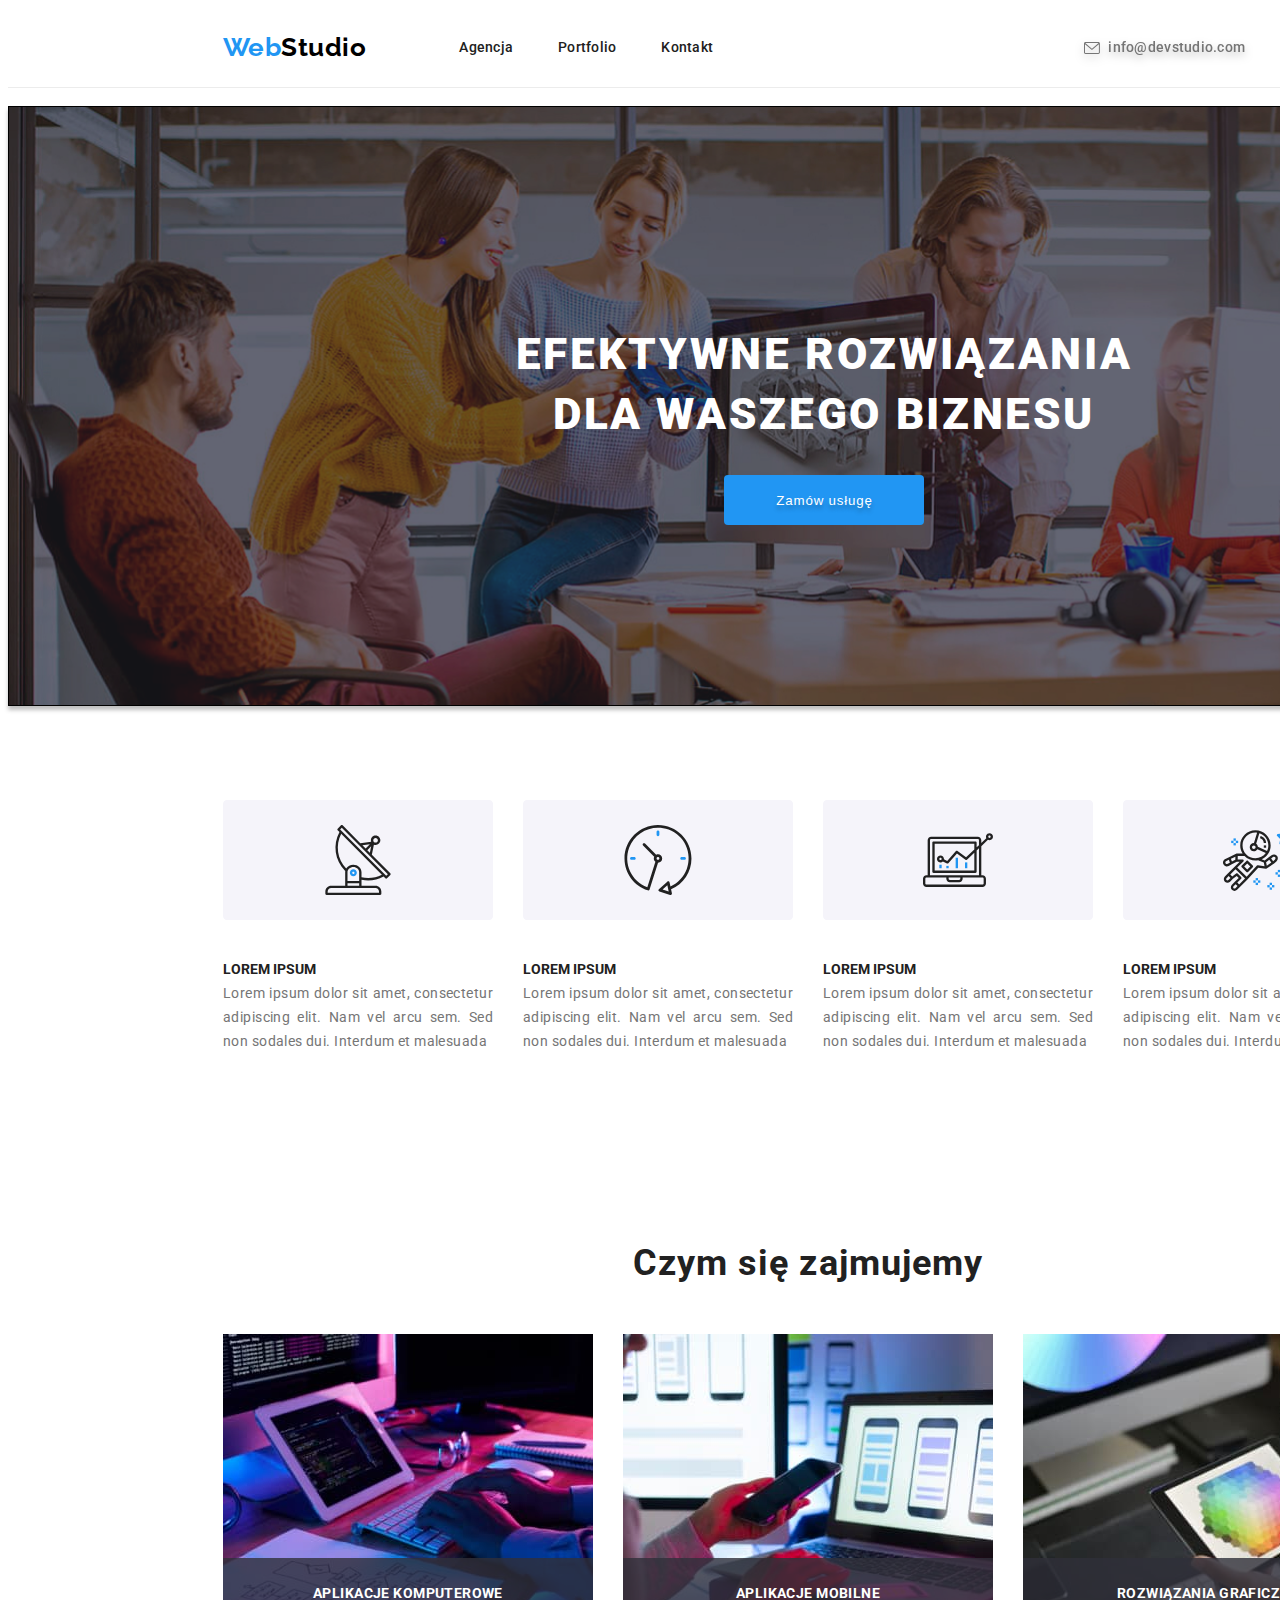
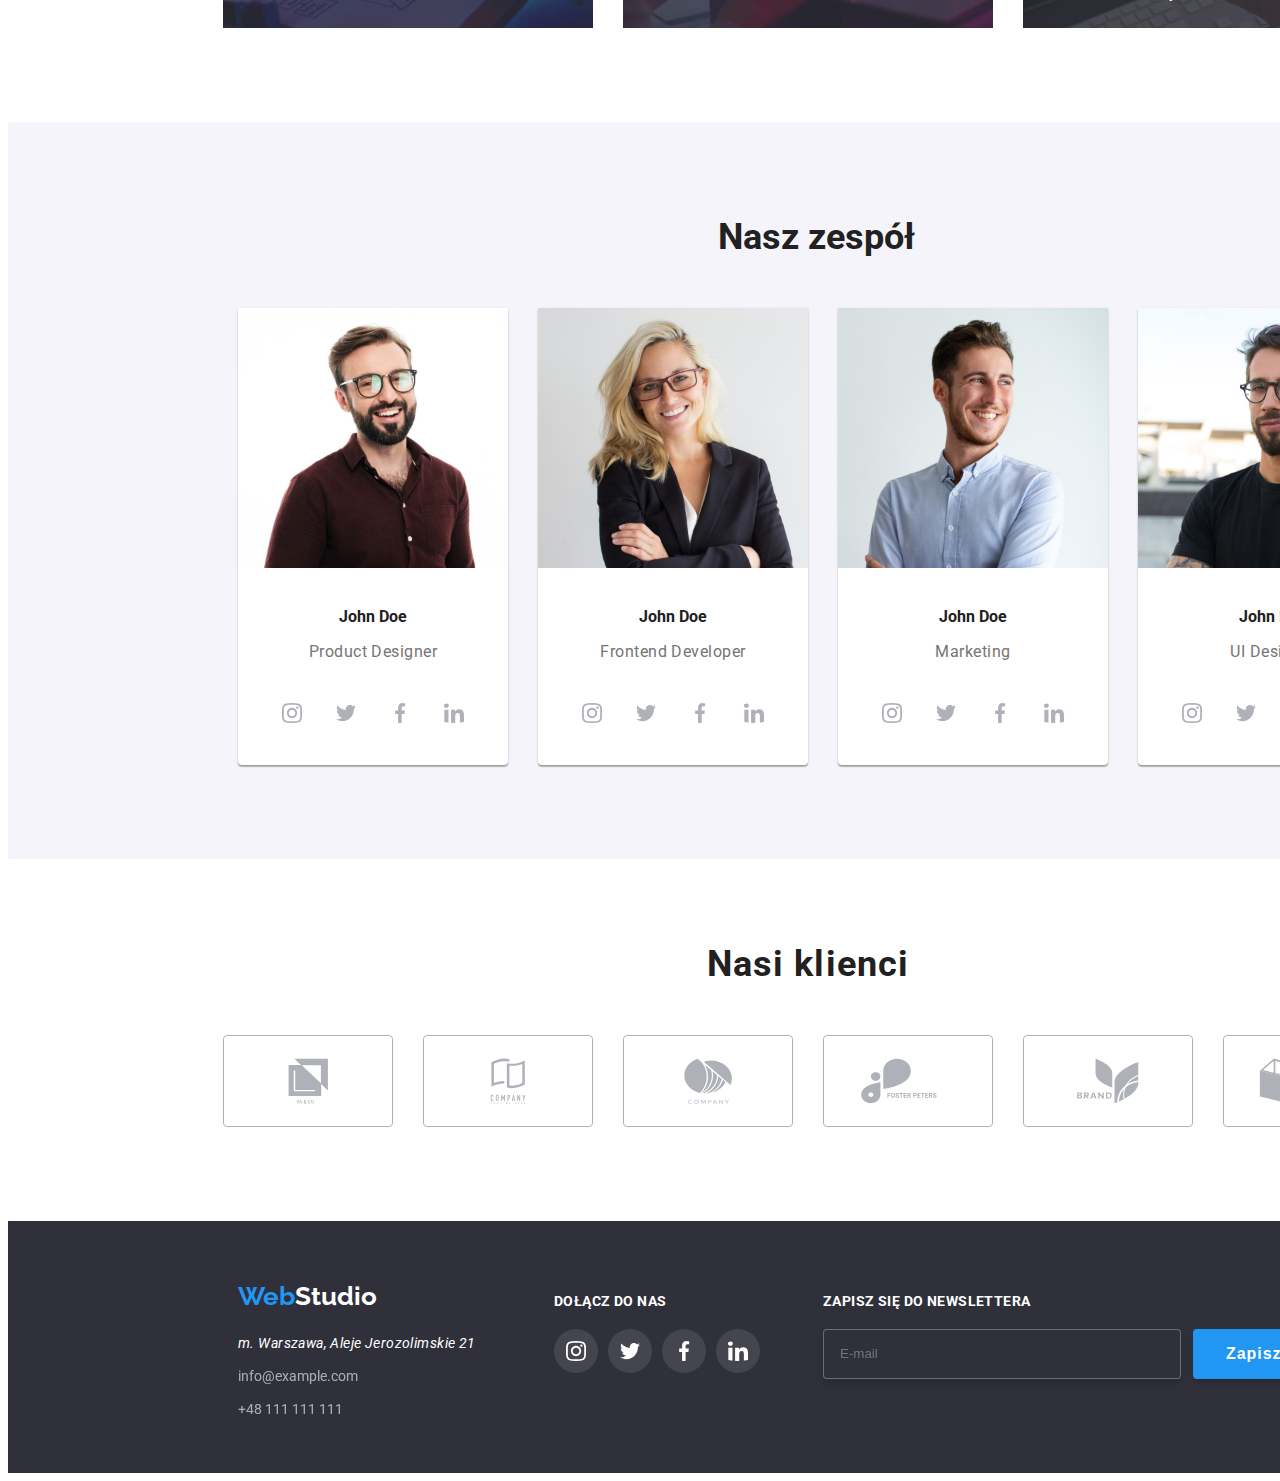
<file: index.html>
<!DOCTYPE html>
<html lang="en">
    <head>
        <title>Main page</title>
        <meta name="description" content="website-development" />
        <meta charset="utf-8" />
        <link rel="preconnect" href="https://fonts.googleapis.com" />
        <link rel="preconnect" href="https://fonts.gstatic.com" crossorigin />
        <link
            href="https://fonts.googleapis.com/css2?family=Raleway:wght@700&family=Roboto:wght@100;400;500;700;900&display=swap"
            rel="stylesheet"
        />

        <link href="./css/styles.css" rel="stylesheet" />
        <link
            rel="stylesheet"
            href="https://cdnjs.cloudflare.com/ajax/libs/modern-normalize/1.1.0/modern-normalize.min.css"
            integrity="sha512-wpPYUAdjBVSE4KJnH1VR1HeZfpl1ub8YT/NKx4PuQ5NmX2tKuGu6U/JRp5y+Y8XG2tV+wKQpNHVUX03MfMFn9Q=="
            crossorigin="anonymous"
            referrerpolicy="no-referrer"
        />
    </head>

    <body>
        <!-- Menu section-->
        <div class="content-position">
        <header>
            <div class="box">
                <div class="header-content container">
                    <div class="logo">
                        <a href="index.html"
                            ><span class="logo-header-first-part">Web</span
                            ><span class="logo-header-second-part"
                                >Studio</span
                            ></a
                        >
                    </div>
                    <nav>
                        <ul class="menu-nav nav-items">
                            <li class="active-link">
                                <a
                                    class="activ-link-description"
                                    href="index.html"
                                >
                                    Agencja
                                </a>
                            </li>
                            <li class="active-link">
                                <a
                                    class="activ-link-description"
                                    href="portfolio.html"
                                    >Portfolio
                                </a>
                            </li>
                            <li class="active-link">
                                <a class="activ-link-description" href="Kontakt"
                                    >Kontakt
                                </a>
                            </li>
                        </ul>
                    </nav>
                    <div class="contact-links">
                        <a
                            class="contact-header email"
                            href="mailto:info@example.com"
                            ><svg class="icon-envelope" width="10" height="16">
                                <use
                                    href="./images/icons.svg#icon-envelope"
                                ></use>
                            </svg>
                            info@devstudio.com
                        </a>
                        <a class="contact-header number" href="tel:+48111111111"
                            ><svg
                                class="icon-smartphone"
                                width="10"
                                height="16"
                            >
                                <use
                                    href="./images/icons.svg#icon-smartphone"
                                ></use>
                            </svg>
                            +48 111 111 111</a
                        >
                    </div>
                </div>
            </div>
        </header>

        <!-- Header section-->
        <header class="header-primary">
            <div class="container content-block">
                <h1 class="header-title">
                    EFEKTYWNE ROZWIĄZANIA DLA WASZEGO BIZNESU
                </h1>
                <button data-modal-open class="button-header" type="button">
                    Zamów usługę
                </button>
                <div class="modal is-hidden" data-modal>
                    <div class="modal-window">
                        <button data-modal-close class="modal-close-button">
                            <svg class="modal-close-button-icon">
                                <use href="./images/icons.svg#icon-close"></use>
                            </svg>
                        </button>
                        <h4 class="modal-title">
                            Zostaw swoje dane w formularzu poniżej
                        </h4>
                        <form
                            class="form-container"
                            name="signup_form"
                            autocomplete="on"
                            novalidate
                        >
                            <label class="form-label">
                                <span class="form-label-title">Imię</span>
                                <span class="form-icon">
                                    <svg class="form-icon-item">
                                        <use
                                            href="./images/icons.svg#icon-Vector-4"
                                            height="12"
                                            width="12"
                                        ></use>
                                    </svg>
                                    <input
                                        class="form-label-box"
                                        type="text"
                                        name="name"
                                    />
                                </span>
                            </label>

                            <label class="form-label">
                                <span class="form-label-title">Telefon</span>
                                <span class="form-icon">
                                    <svg class="form-icon-item">
                                        <use
                                            href="./images/icons.svg#icon-Vector-3"
                                            height="12"
                                            width="12"
                                        ></use>
                                    </svg>
                                    <input
                                        class="form-label-box"
                                        type="tel"
                                        name="tel"
                                    />
                                </span>
                            </label>

                            <label class="form-label">
                                <span class="form-label-title">Email</span>
                                <span class="form-icon">
                                    <svg class="form-icon-item">
                                        <use
                                            href="./images/icons.svg#icon-Vector-2"
                                            height="12"
                                            width="12"
                                        ></use>
                                    </svg>
                                    <input
                                        class="form-label-box"
                                        type="email"
                                        name="email"
                                    />
                                </span>
                            </label>

                            <label class="comment-conteiner">
                                <span class="form-label-title">Komentarz</span>
                                <span class="form-label-text">
                                    <textarea
                                        class="comment-label-box"
                                        name="feedback"
                                        rows="5"
                                        placeholder="Wprowadź tekst"
                                    ></textarea>
                                </span>
                            </label>
                            <label class="checkbox">
                                <input
                                    id="cookies"
                                    type="checkbox"
                                    name="hobby"
                                    value="reading"
                                    checked
                                />
                                <span class="checkbox-description">
                                    <svg class="checkbox-icon-item">
                                        <use
                                            href="./images/icons.svg#icon-Vector-5"
                                            height="8"
                                            width="11"
                                        ></use>
                                    </svg>
                                    Oświadczam iż akceptuję
                                    <span class="checkbox-description-color"
                                        >Regulamin</span
                                    >
                                    i
                                    <span class="checkbox-description-color"
                                        >Politykę Prywatności.</span
                                    >
                                </span>
                            </label>

                            <button class="button-modal" type="submit">
                                <span class="button-modal-title">Wyślij</span>
                            </button>
                        </form>
                    </div>
                </div>
            </div>
        </header>

        <main>
            <!--Nasze atuty section -->
            <section class="section">
                <ul class="list-primary">
                    <li>
                        <svg class="icon-Group-1" width="270" height="120">
                            <use href="./images/icons.svg#icon-icon1"></use>
                        </svg>
                        <h4>LOREM IPSUM</h4>
                        <p class="list-primary-box">
                            Lorem ipsum dolor sit amet, consectetur adipiscing
                            elit. Nam vel arcu sem. Sed non sodales dui.
                            Interdum et malesuada
                        </p>
                    </li>
                    <li>
                        <svg class="icon-Group-2" width="270" height="120">
                            <use href="./images/icons.svg#icon-icon2"></use>
                        </svg>
                        <h4>LOREM IPSUM</h4>
                        <p class="list-primary-box">
                            Lorem ipsum dolor sit amet, consectetur adipiscing
                            elit. Nam vel arcu sem. Sed non sodales dui.
                            Interdum et malesuada
                        </p>
                    </li>
                    <li>
                        <svg class="icon-Group-3" width="270" height="120">
                            <use href="./images/icons.svg#icon-icon3"></use>
                        </svg>
                        <h4>LOREM IPSUM</h4>
                        <p class="list-primary-box">
                            Lorem ipsum dolor sit amet, consectetur adipiscing
                            elit. Nam vel arcu sem. Sed non sodales dui.
                            Interdum et malesuada
                        </p>
                    </li>
                    <li>
                        <svg class="icon-Group-4" width="270" height="120">
                            <use href="./images/icons.svg#icon-icon4"></use>
                        </svg>
                        <h4>LOREM IPSUM</h4>
                        <p class="list-primary-box">
                            Lorem ipsum dolor sit amet, consectetur adipiscing
                            elit. Nam vel arcu sem. Sed non sodales dui.
                            Interdum et malesuada
                        </p>
                    </li>
                </ul>
            </section>

            <!--Czym się zajmujemy section-->
            <section class="section">
                <div class="list-secondary container">
                    <h2 class="list-secondary-title">Czym się zajmujemy</h2>
                    <ul class="list-secondary-box">
                        <li class="list-secondary-item">
                            <h4 class="list-secondary-item-description">
                                APLIKACJE KOMPUTEROWE
                            </h4>
                            <img
                                src="./images/box1.jpg"
                                alt="man writing on a pc keyboard"
                                width="370"
                                height="294"
                            />
                        </li>
                        <li class="list-secondary-item">
                            <h4 class="list-secondary-item-description">
                                APLIKACJE MOBILNE
                            </h4>
                            <img
                                src="./images/box2.jpg"
                                alt="man using a mobile and laptop"
                                width="370"
                                height="294"
                            />
                        </li>
                        <li class="list-secondary-item">
                            <h4 class="list-secondary-item-description">
                                ROZWIĄZANIA GRAFICZNE
                            </h4>
                            <img
                                src="./images/box3.jpg"
                                alt="man using a tablet"
                                width="370"
                                height="294"
                            />
                        </li>
                    </ul>
                </div>
            </section>

            <!--Nasz zespół section-->
            <section class="our-team">
                <div class="container content-block">
                    <h2 class="our-team-title our-team-item">Nasz zespół</h2>
                    <div class="list-item">
                        <figure class="card-bg">
                            <img
                                src="./images/team-card1.jpg"
                                alt="product designer picture"
                                width="270"
                                height="260"
                            />

                            <figcaption class="list-item-block">
                                <h4 class="list-item-title">John Doe</h4>
                                <p class="list-item-description">
                                    Product Designer
                                </p>

                                <div class="social-media-icons">
                                    <svg class="icon" width="20" height="20">
                                        <use
                                            href="./images/icons.svg#icon-instagram"
                                        ></use>
                                    </svg>
                                    <svg class="icon" width="20" height="16.25">
                                        <use
                                            href="./images/icons.svg#icon-twitter"
                                        ></use>
                                    </svg>
                                    <svg class="icon" width="10" height="20">
                                        <use
                                            href="./images/icons.svg#icon-facebook"
                                        ></use>
                                    </svg>
                                    <svg class="icon" width="20" height="20">
                                        <use
                                            href="./images/icons.svg#icon-linkedin"
                                        ></use>
                                    </svg>
                                </div>
                            </figcaption>
                        </figure>

                        <figure class="card-bg">
                            <img
                                src="./images/team-card2.jpg"
                                alt="frontend developer picture"
                                width="270"
                                height="260"
                            />

                            <figcaption class="list-item-block">
                                <h4 class="list-item-title">John Doe</h4>
                                <p class="list-item-description">
                                    Frontend Developer
                                </p>
                                <div class="social-media-icons">
                                    <svg class="icon" width="20" height="20">
                                        <use
                                            href="./images/icons.svg#icon-instagram"
                                        ></use>
                                    </svg>
                                    <svg class="icon" width="20" height="16.25">
                                        <use
                                            href="./images/icons.svg#icon-twitter"
                                        ></use>
                                    </svg>
                                    <svg class="icon" width="10" height="20">
                                        <use
                                            href="./images/icons.svg#icon-facebook"
                                        ></use>
                                    </svg>
                                    <svg class="icon" width="20" height="20">
                                        <use
                                            href="./images/icons.svg#icon-linkedin"
                                        ></use>
                                    </svg>
                                </div>
                            </figcaption>
                        </figure>

                        <figure class="card-bg">
                            <img
                                src="./images/team-card3.jpg"
                                alt="marketing specialist picture"
                                width="270"
                                height="260"
                            />

                            <figcaption class="list-item-block">
                                <h4 class="list-item-title">John Doe</h4>
                                <p class="list-item-description">Marketing</p>
                                <div class="social-media-icons">
                                    <svg class="icon" width="20" height="20">
                                        <use
                                            href="./images/icons.svg#icon-instagram"
                                        ></use>
                                    </svg>
                                    <svg class="icon" width="20" height="16.25">
                                        <use
                                            href="./images/icons.svg#icon-twitter"
                                        ></use>
                                    </svg>
                                    <svg class="icon" width="10" height="20">
                                        <use
                                            href="./images/icons.svg#icon-facebook"
                                        ></use>
                                    </svg>
                                    <svg class="icon" width="20" height="20">
                                        <use
                                            href="./images/icons.svg#icon-linkedin"
                                        ></use>
                                    </svg>
                                </div>
                            </figcaption>
                        </figure>

                        <figure class="card-bg">
                            <img
                                src="./images/team-card4.jpg"
                                alt="UI designer picture"
                                width="270"
                                height="260"
                            />

                            <figcaption class="list-item-block">
                                <h4 class="list-item-title">John Doe</h4>
                                <p class="list-item-description">UI Designer</p>
                                <div class="social-media-icons">
                                    <svg class="icon" width="20" height="20">
                                        <use
                                            href="./images/icons.svg#icon-instagram"
                                        ></use>
                                    </svg>
                                    <svg class="icon" width="20" height="16.25">
                                        <use
                                            href="./images/icons.svg#icon-twitter"
                                        ></use>
                                    </svg>
                                    <svg class="icon" width="10" height="20">
                                        <use
                                            href="./images/icons.svg#icon-facebook"
                                        ></use>
                                    </svg>
                                    <svg class="icon" width="20" height="20">
                                        <use
                                            href="./images/icons.svg#icon-linkedin"
                                        ></use>
                                    </svg>
                                </div>
                            </figcaption>
                        </figure>
                    </div>
                </div>
            </section>
            <section class="our-clients">
                <h2 class="our-clients-title">Nasi klienci</h2>
                <div class="our-clients-icons">
                    <svg class="icon2">
                        <use href="./images/icons.svg#icon-group"></use>
                    </svg>
                    <svg class="icon2">
                        <use href="./images/icons.svg#icon-group-1"></use>
                    </svg>
                    <svg class="icon2">
                        <use href="./images/icons.svg#icon-group-2"></use>
                    </svg>
                    <svg class="icon2">
                        <use href="./images/icons.svg#icon-group-3"></use>
                    </svg>
                    <svg class="icon2">
                        <use href="./images/icons.svg#icon-group-4"></use>
                    </svg>
                    <svg class="icon2">
                        <use href="./images/icons.svg#icon-group-5"></use>
                    </svg>
                </div>
            </section>
        </main>

        <footer>
            <div class="footer">
                <div class="container footer-items">
                    <div class="logo-footer">
                        <a href="index.html"
                            ><span class="logo-header-first-part">Web</span
                            ><span class="logo-header-second-part"
                                >Studio</span
                            ></a
                        >
                    </div>
                    <address class="address-text">
                        m. Warszawa, Aleje Jerozolimskie 21
                    </address>
                    <div class="contact-links-footer">
                        <a href="mailto:info@example.com">info@example.com</a>
                        <a href="tel:+48111111111">+48 111 111 111</a>
                    </div>
                </div>
                <div class="social-icons-footer">
                    <h4 class="social-icons-footer-title">DOŁĄCZ DO NAS</h4>
                    <div class="icon3-container">
                        <svg class="icon3" width="20" height="20">
                            <use href="./images/icons.svg#icon-instagram"></use>
                        </svg>
                        <svg class="icon3" width="20" height="16.25">
                            <use href="./images/icons.svg#icon-twitter"></use>
                        </svg>
                        <svg class="icon3" width="10" height="20">
                            <use href="./images/icons.svg#icon-facebook"></use>
                        </svg>
                        <svg class="icon3" width="20" height="20">
                            <use href="./images/icons.svg#icon-linkedin"></use>
                        </svg>
                    </div>
                </div>
                <div class="e-mail-input">
                    <h4 class="e-mail-title">Zapisz się do newslettera</h4>
                    <form
                        class="e-mail-form"
                        name="signup-form"
                        autocomplete="on"
                        novalidate
                    >
                        <input
                            class="e-mail-field"
                            type="email"
                            name="email"
                            placeholder="E-mail"
                        />

                        <button class="e-mail-button" type="submit">
                            <span class="e-mail-button-text"> Zapisz się</span>
                            <span class="e-mail-button-icon"
                                ><svg
                                    class="e-mail-icon"
                                    width="24"
                                    height="24"
                                >
                                    <use
                                        href="./images/icons.svg#icon-icon-send"
                                    ></use>
                                </svg>
                            </span>
                        </button>
                    </form>
                </div>
            </div>
        </footer>

        <script src="./js/modal.js"></script>
    </body>
</div>
</html>
</file>
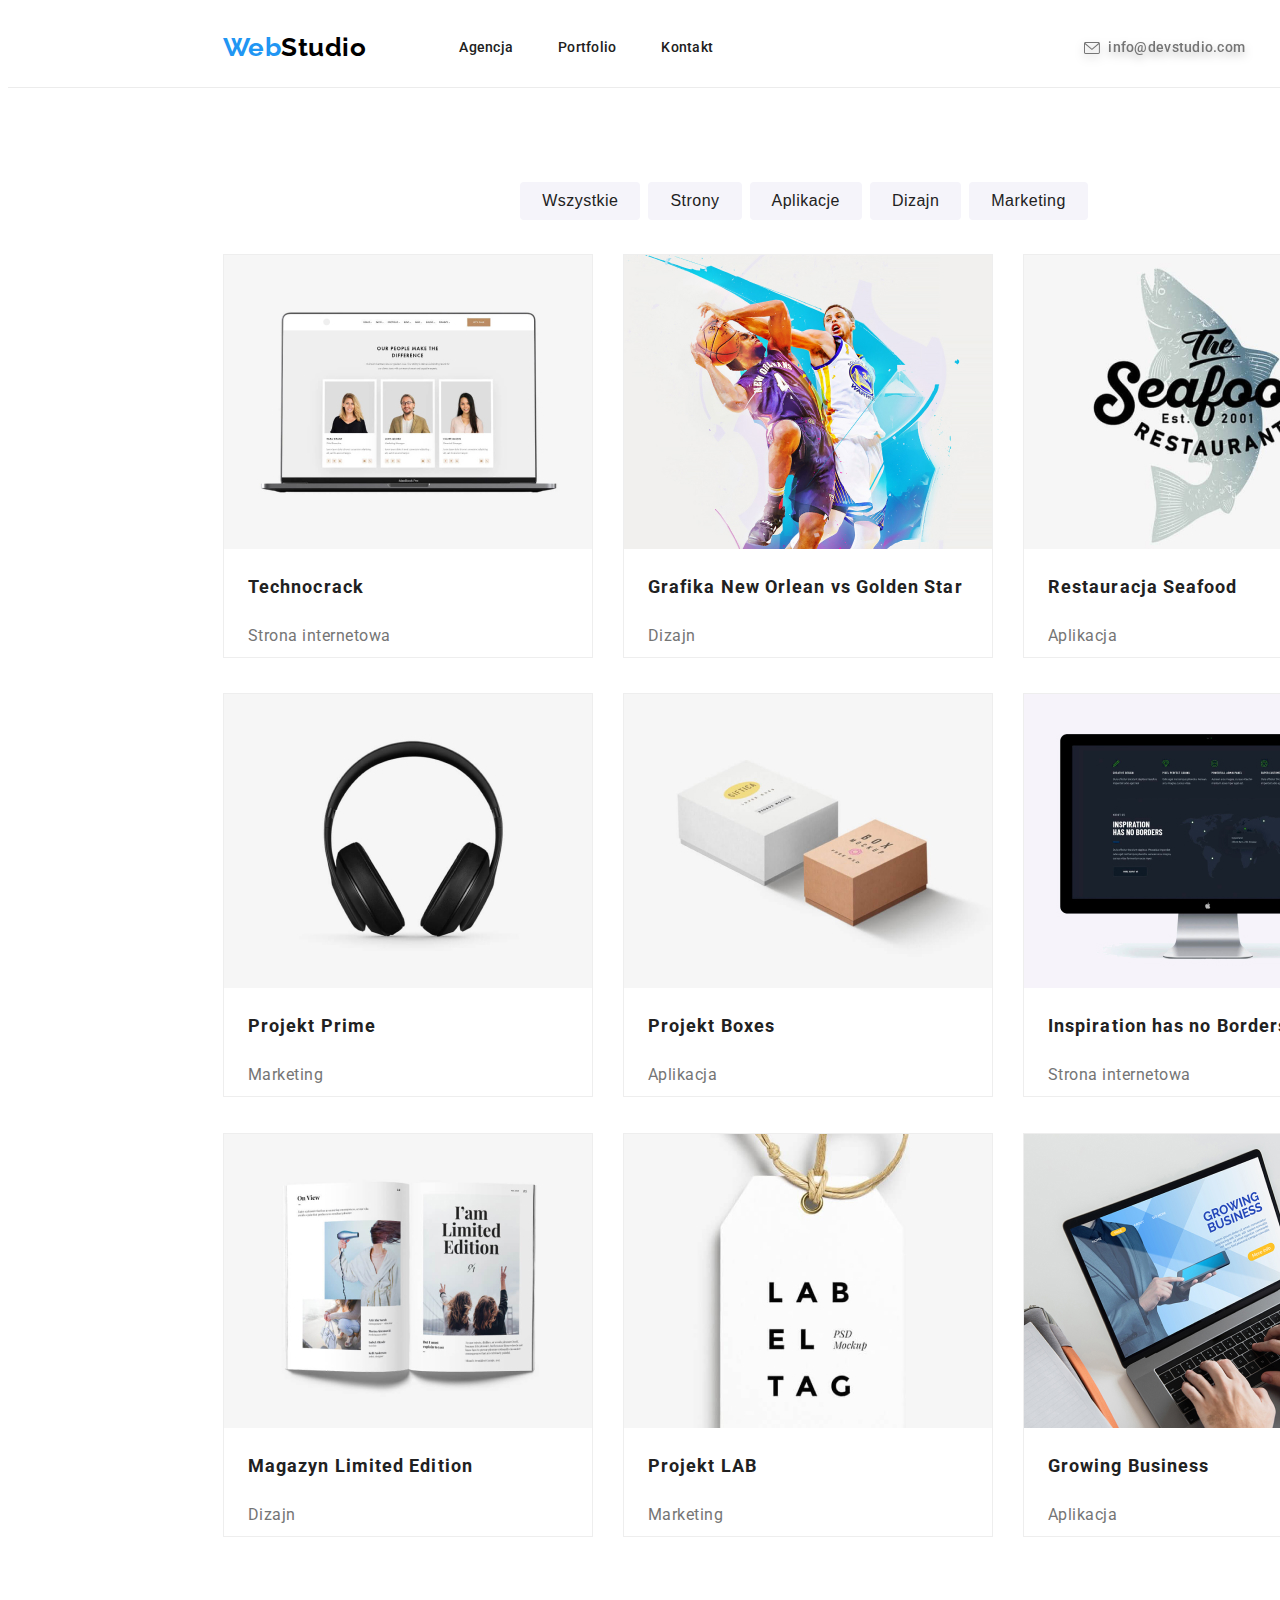
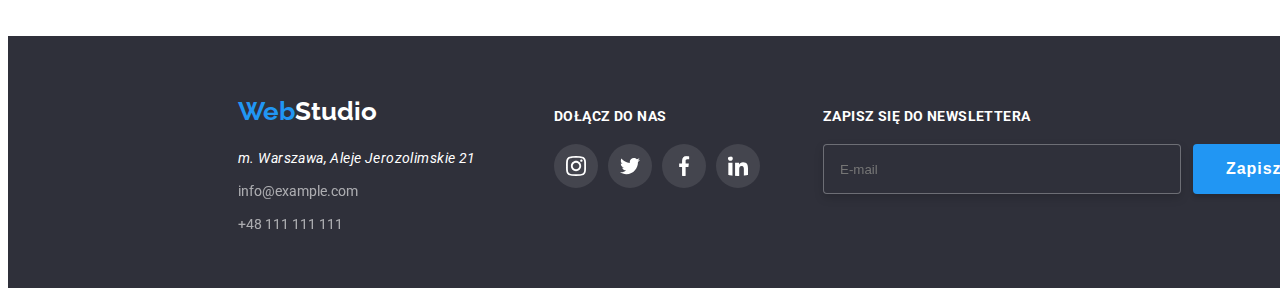
<file: portfolio.html>
<!DOCTYPE html>
<html lang="en">
    <head>
        <title>Portfolio</title>
        <meta name="description" content="website-development" />
        <meta charset="utf-8" />
        <link rel="preconnect" href="https://fonts.googleapis.com" />
        <link rel="preconnect" href="https://fonts.gstatic.com" crossorigin />
        <link
            href="https://fonts.googleapis.com/css2?family=Raleway:wght@700&family=Roboto:wght@100;400;500;700;900&display=swap"
            rel="stylesheet"
        />

        <link href="./css/styles.css" rel="stylesheet" />
        <link
            rel="stylesheet"
            href="https://cdnjs.cloudflare.com/ajax/libs/modern-normalize/1.1.0/modern-normalize.min.css"
            integrity="sha512-wpPYUAdjBVSE4KJnH1VR1HeZfpl1ub8YT/NKx4PuQ5NmX2tKuGu6U/JRp5y+Y8XG2tV+wKQpNHVUX03MfMFn9Q=="
            crossorigin="anonymous"
            referrerpolicy="no-referrer"
        />
    </head>

    <body>
        <!-- Menu section-->
        <div class="content-position">
            <div class="box">
                <div class="header-content container">
                    <div class="logo">
                        <a href="index.html"
                            ><span class="logo-header-first-part">Web</span
                            ><span class="logo-header-second-part"
                                >Studio</span
                            ></a
                        >
                    </div>
                    <nav>
                        <ul class="menu-nav nav-items">
                            <li class="active-link">
                                <a
                                    class="activ-link-description"
                                    href="index.html"
                                >
                                    Agencja
                                </a>
                            </li>
                            <li class="active-link">
                                <a
                                    class="activ-link-description"
                                    href="portfolio.html"
                                    >Portfolio
                                </a>
                            </li>
                            <li class="active-link">
                                <a class="activ-link-description" href="Kontakt"
                                    >Kontakt
                                </a>
                            </li>
                        </ul>
                    </nav>
                    <div class="contact-links">
                        <a
                            class="contact-header email"
                            href="mailto:info@example.com"
                            ><svg class="icon-envelope" width="10" height="16">
                                <use
                                    href="./images/icons.svg#icon-envelope"
                                ></use>
                            </svg>
                            info@devstudio.com
                        </a>
                        <a class="contact-header number" href="tel:+48111111111"
                            ><svg
                                class="icon-smartphone"
                                width="10"
                                height="16"
                            >
                                <use
                                    href="./images/icons.svg#icon-smartphone"
                                ></use>
                            </svg>
                            +48 111 111 111</a
                        >
                    </div>
                </div>
            </div>
        </header>

        <main>
            <!-- Filters buttons -->
            <div class="container">
                <div class="portfolio">
                    <div class="pointer">
                        <ul class="buttons">
                            <li>
                                <button class="list-button" type="button">
                                    Wszystkie
                                </button>
                            </li>
                            <li>
                                <button class="list-button" type="button">
                                    Strony
                                </button>
                            </li>
                            <li>
                                <button class="list-button" type="button">
                                    Aplikacje
                                </button>
                            </li>
                            <li>
                                <button class="list-button" type="button">
                                    Dizajn
                                </button>
                            </li>
                            <li>
                                <button class="list-button" type="button">
                                    Marketing
                                </button>
                            </li>
                        </ul>
                    </div>

                    <!-- Portfolio items-->
                    <section class="list-item-portfolio">
                        <figure class="container-bg">
                            <img
                                src="./images/Portfolio1.jpg"
                                alt="team picture on laptop screen"
                                width="370"
                                height="294"
                            />
                            <div class="overlay">
                                <p class="overlay-description">
                                    Technocrack jest popularną platformą
                                    wykorzystywaną do rozpowszechniania
                                    koronawirusa. Firmy wykorzystują tę
                                    platformę do celów szpiegowskich i ataków na
                                    niezabezpieczone serwery konkurencji
                                </p>
                            </div>
                            <figcaption class="list-item-title-portfolio">
                                <h4 class="card-title">Technocrack</h4>
                                <p class="card-description">
                                    Strona internetowa
                                </p>
                            </figcaption>
                        </figure>
                        <figure class="container-bg">
                            <img
                                src="./images/Portfolio2.jpg"
                                alt="two man plays basketball"
                                width="370"
                                height="294"
                            />
                            <div class="overlay">
                                <p class="overlay-description">
                                    Technocrack jest popularną platformą
                                    wykorzystywaną do rozpowszechniania
                                    koronawirusa. Firmy wykorzystują tę
                                    platformę do celów szpiegowskich i ataków na
                                    niezabezpieczone serwery konkurencji
                                </p>
                            </div>
                            <figcaption class="list-item-title-portfolio">
                                <h4 class="card-title">
                                    Grafika New Orlean vs Golden Star
                                </h4>
                                <p class="card-description">Dizajn</p>
                            </figcaption>
                        </figure>
                        <figure class="container-bg">
                            <img
                                src="./images/Portfolio3.jpg"
                                alt="Restaurant logo"
                                width="370"
                                height="294"
                            />
                            <div class="overlay">
                                <p class="overlay-description">
                                    Technocrack jest popularną platformą
                                    wykorzystywaną do rozpowszechniania
                                    koronawirusa. Firmy wykorzystują tę
                                    platformę do celów szpiegowskich i ataków na
                                    niezabezpieczone serwery konkurencji
                                </p>
                            </div>
                            <figcaption class="list-item-title-portfolio">
                                <h4 class="card-title">Restauracja Seafood</h4>
                                <p class="card-description">Aplikacja</p>
                            </figcaption>
                        </figure>
                        <figure class="container-bg">
                            <img
                                src="./images/Portfolio4.jpg"
                                alt="headphones"
                                width="370"
                                height="294"
                            />
                            <div class="overlay">
                                <p class="overlay-description">
                                    Technocrack jest popularną platformą
                                    wykorzystywaną do rozpowszechniania
                                    koronawirusa. Firmy wykorzystują tę
                                    platformę do celów szpiegowskich i ataków na
                                    niezabezpieczone serwery konkurencji
                                </p>
                            </div>
                            <figcaption class="list-item-title-portfolio">
                                <h4 class="card-title">Projekt Prime</h4>
                                <p class="card-description">Marketing</p>
                            </figcaption>
                        </figure>
                        <figure class="container-bg">
                            <img
                                src="./images/Portfolio5.jpg"
                                alt="two boxes"
                                width="370"
                                height="294"
                            />
                            <div class="overlay">
                                <p class="overlay-description">
                                    Technocrack jest popularną platformą
                                    wykorzystywaną do rozpowszechniania
                                    koronawirusa. Firmy wykorzystują tę
                                    platformę do celów szpiegowskich i ataków na
                                    niezabezpieczone serwery konkurencji
                                </p>
                            </div>
                            <figcaption class="list-item-title-portfolio">
                                <h4 class="card-title">Projekt Boxes</h4>
                                <p class="card-description">Aplikacja</p>
                            </figcaption>
                        </figure>
                        <figure class="container-bg">
                            <img
                                src="./images/Portfolio6.jpg"
                                alt="team picture on laptop screen"
                                width="370"
                                height="294"
                            />
                            <div class="overlay">
                                <p class="overlay-description">
                                    Technocrack jest popularną platformą
                                    wykorzystywaną do rozpowszechniania
                                    koronawirusa. Firmy wykorzystują tę
                                    platformę do celów szpiegowskich i ataków na
                                    niezabezpieczone serwery konkurencji
                                </p>
                            </div>
                            <figcaption class="list-item-title-portfolio">
                                <h4 class="card-title">
                                    Inspiration has no Borders
                                </h4>
                                <p class="card-description">
                                    Strona internetowa
                                </p>
                            </figcaption>
                        </figure>
                        <figure class="container-bg">
                            <img
                                src="./images/Portfolio7.jpg"
                                alt="team picture on laptop screen"
                                width="370"
                                height="294"
                            />
                            <div class="overlay">
                                <p class="overlay-description">
                                    Technocrack jest popularną platformą
                                    wykorzystywaną do rozpowszechniania
                                    koronawirusa. Firmy wykorzystują tę
                                    platformę do celów szpiegowskich i ataków na
                                    niezabezpieczone serwery konkurencji
                                </p>
                            </div>
                            <figcaption class="list-item-title-portfolio">
                                <h4 class="card-title">
                                    Magazyn Limited Edition
                                </h4>
                                <p class="card-description">Dizajn</p>
                            </figcaption>
                        </figure>
                        <figure class="container-bg">
                            <img
                                src="./images/Portfolio8.jpg"
                                alt="team picture on laptop screen"
                                width="370"
                                height="294"
                            />
                            <div class="overlay">
                                <p class="overlay-description">
                                    Technocrack jest popularną platformą
                                    wykorzystywaną do rozpowszechniania
                                    koronawirusa. Firmy wykorzystują tę
                                    platformę do celów szpiegowskich i ataków na
                                    niezabezpieczone serwery konkurencji
                                </p>
                            </div>
                            <figcaption class="list-item-title-portfolio">
                                <h4 class="card-title">Projekt LAB</h4>
                                <p class="card-description">Marketing</p>
                            </figcaption>
                        </figure>
                        <figure class="container-bg">
                            <img
                                src="./images/Portfolio9.jpg"
                                alt="team picture on laptop screen"
                                width="370"
                                height="294"
                            />
                            <div class="overlay">
                                <p class="overlay-description">
                                    Technocrack jest popularną platformą
                                    wykorzystywaną do rozpowszechniania
                                    koronawirusa. Firmy wykorzystują tę
                                    platformę do celów szpiegowskich i ataków na
                                    niezabezpieczone serwery konkurencji
                                </p>
                            </div>
                            <figcaption class="list-item-title-portfolio">
                                <h4 class="card-title">Growing Business</h4>
                                <p class="card-description">Aplikacja</p>
                            </figcaption>
                        </figure>
                    </section>
                </div>
            </div>
        </main>

        <footer>
            <div class="footer">
                <div class="container footer-items">
                    <div class="logo-footer">
                        <a href="index.html"
                            ><span class="logo-header-first-part">Web</span
                            ><span class="logo-header-second-part"
                                >Studio</span
                            ></a
                        >
                    </div>
                    <address class="address-text">
                        m. Warszawa, Aleje Jerozolimskie 21
                    </address>
                    <div class="contact-links-footer">
                        <a href="mailto:info@example.com">info@example.com</a>
                        <a href="tel:+48111111111">+48 111 111 111</a>
                    </div>
                </div>
                <div class="social-icons-footer">
                    <h4 class="social-icons-footer-title">DOŁĄCZ DO NAS</h4>
                    <div class="icon3-container">
                        <svg class="icon3" width="20" height="20">
                            <use href="./images/icons.svg#icon-instagram"></use>
                        </svg>
                        <svg class="icon3" width="20" height="16.25">
                            <use href="./images/icons.svg#icon-twitter"></use>
                        </svg>
                        <svg class="icon3" width="10" height="20">
                            <use href="./images/icons.svg#icon-facebook"></use>
                        </svg>
                        <svg class="icon3" width="20" height="20">
                            <use href="./images/icons.svg#icon-linkedin"></use>
                        </svg>
                    </div>
                </div>
                <div class="e-mail-input">
                    <h4 class="e-mail-title">Zapisz się do newslettera</h4>
                    <form
                        class="e-mail-form"
                        name="signup-form"
                        autocomplete="on"
                        novalidate
                    >
                        <input
                            class="e-mail-field"
                            type="email"
                            name="email"
                            placeholder="E-mail"
                        />

                        <button class="e-mail-button" type="submit">
                            <span class="e-mail-button-text"> Zapisz się</span>
                            <span class="e-mail-button-icon"
                                ><svg
                                    class="e-mail-icon"
                                    width="24"
                                    height="24"
                                >
                                    <use
                                        href="./images/icons.svg#icon-icon-send"
                                    ></use>
                                </svg>
                            </span>
                        </button>
                    </form>
                </div>
            </div>
        </footer>
    </body>
</div>

</html>
</file>
<file: css/styles.css>
/*Header*/

body {
    font-family: "Roboto", sans-serif;
    background: var(--primary-background-color);
    color: var(--first-font-color);
}

:root {
    --first-font-color: #212121;
    --second-font-color: #2196f3;
    --third-font-color: #000000;
    --fourth-font-color: #757575;
    --fifth-font-color: #ffffff;
    --primary-background-color: #ffffff;
    --secondary-background-color: #2f303a;
    --tertiary-background-color: #f5f4fa;
    --fourthary-background-color: #2196f3;
}

/*Main Page*/
* {
    box-sizing: border-box;
}

a {
    text-decoration: none;
}

ul {
    list-style: none;
}

.content-position {
    width: 1600px;
    margin-left: auto;
    margin-right: auto;
}
.container {
    display: flex;
    max-width: 1200px;
    margin-left: 215px;
}

h4 {
    width: 270px;
    margin: 0%;
    color: var(--first-font-color);
}

figure {
    margin-block: 0px;
    margin-inline: 0px;
    background: var(--fifth-font-color);
}

.section {
    padding: 94px 0px;
}

.box {
    display: flex;
    width: 1600px;
    max-height: 80px;
    margin-left: 0px;
    margin-top: 0px;
    border: 1px solid #ececec;
    border-left: none;
    border-top: none;
    border-right: none;
}

.header-primary {
    height: 600px;
    width: 1600px;
    margin-top: 18px;
    background: var(--secondary-background-color);
    background-image: url("../images/header-img-overlay.png"),
        url("../images/header.jpg");
    background-size: cover;
    border: 1px solid #000000;
    box-shadow: 0px 4px 4px rgba(0, 0, 0, 0.25);
}

.header-title {
    width: 696px;
    height: 120px;
    font-weight: 900;
    font-size: 44px;
    line-height: 1.36;
    color: var(--fifth-font-color);
    text-align: center;
    letter-spacing: 0.06em;
    text-transform: uppercase;
    margin-block-end: 0%;
    margin-block-start: 0%;
    margin: 218px auto auto auto;
}

.button-header {
    width: 200px;
    height: 50px;
    color: var(--fifth-font-color);
    background: var(--fourthary-background-color);
    border: 0px;
    border-radius: 4px;
    padding: 10px 41px 10px 42px;
    letter-spacing: 0.06em;
    text-align: center;
    text-shadow: 0px 4px 4px rgba(0, 0, 0, 0.25);
    margin: 30px auto auto auto;
    transition: 0.5s;
    cursor: pointer;
}

.button-header:hover,
.button-header:active {
    background-color: #026dc4;
    visibility: visible;
    opacity: 1;
    transition: background-color;
    transition-duration: 250ms;
    transition-timing-function: cubic-bezier(0.4, 0, 0.2, 1);
}

.is-hidden {
    pointer-events: none;
    visibility: hidden;
    transform: scale(0.5);
    opacity: 0;
}

.modal {
    position: fixed;
    top: 0;
    left: 0;
    display: flex;
    justify-content: center;
    align-items: center;
    width: 100%;
    height: 100%;
    background-color: rgba(0, 0, 0, 0.2);
    z-index: 999;
}

.modal-window {
    position: absolute;
    width: 528px;
    height: 581px;
    left: auto;
    top: auto;
    background-color: #ffffff;
    box-shadow: 0px 1px 3px rgba(0, 0, 0, 0.12), 0px 1px 1px rgba(0, 0, 0, 0.14),
        0px 2px 1px rgba(0, 0, 0, 0.2);
    border-radius: 4px;
    transform: scale(1);
    opacity: 1;
    transition: transform, opacity;
    transition-delay: 2s, 2s;
    transition-duration: 2s, 2s;
}

.modal-title {
    display: flex;
    font-weight: 700;
    font-size: 20px;
    line-height: 23px;
    text-align: center;
    justify-content: center;
    letter-spacing: 0.03em;
    color: #212121;
    position: absolute;
    width: 448px;
    left: 40px;
    top: 40px;
}

.modal-close-button {
    position: absolute;
    right: 8px;
    top: 8px;
    padding: 0px;
    background-color: #ffffff;
    border: #ffffff;
    cursor: pointer;
}

.modal-close-button-icon {
    position: relative;
    top: 0;
    right: 0;
    width: 30px;
    height: 30px;
}

.content-block {
    flex-direction: column;
}

.button-header .list-primary h4 {
    width: 270px;
    height: 16px;
    font-weight: 700;
    font-size: 14px;
    line-height: 1.14;
}

.list-primary {
    display: flex;
    margin-left: 215px;
    width: 1170px;
    font-size: 14px;
    line-height: 1.71;
    color: var(--fourth-font-color);
    padding: 0%;
    margin-block: 0px;
}

.list-primary-box {
    width: 270px;
    text-align: justify;
    margin: 10px 30px 179px auto;
    letter-spacing: 0.03em;
    margin-block: 0px;
}

.icon-Group-1 {
    width: 270px;
    height: 120px;
    margin-bottom: 30px;
}

.icon-Group-2 {
    width: 270px;
    height: 120px;
    margin-bottom: 30px;
}
.icon-Group-3 {
    width: 270px;
    height: 120px;
    margin-bottom: 30px;
}
.icon-Group-4 {
    width: 270px;
    height: 120px;
    margin-bottom: 30px;
}

.list-secondary {
    display: block;
    width: 1170px;
    align-self: center;
    margin-left: 215px;
}

.list-secondary .list-secondary-title {
    font-weight: 700;
    font-size: 36px;
    line-height: 1.17;
    color: var(--first-font-color);
    letter-spacing: 0.03em;
    text-align: center;
    margin-top: 0px;
    margin-bottom: 50px;
}

.list-secondary-item {
    display: flex;
    justify-items: space-between;
    object-fit: contain;
    position: relative;
}

.list-secondary-box {
    display: flex;
    justify-content: space-between;
    margin-block: 0%;
    padding-inline: 0%;
}

.list-secondary-item-description {
    display: flex;
    width: 370px;
    height: 70px;
    background-color: rgba(47, 48, 58, 0.8);
    color: #ffffff;
    font-weight: 700;
    font-size: 14px;
    line-height: 16px;
    text-align: center;
    letter-spacing: 0.03em;
    text-transform: uppercase;
    justify-content: center;
    align-items: center;
    position: absolute;
    bottom: 0;
}

.our-team {
    width: 1600px;
    background: var(--tertiary-background-color);
}

.our-team-title {
    margin-block-end: 0px;
    margin-block-start: 0px;
    padding-top: 94px;
    margin: auto;
}

.our-team-item {
    display: flex;
    justify-self: center;
    width: 210px;
    font-weight: 700;
    font-size: 36px;
    line-height: 1.17;
    color: var(--first-font-color);
}

/*Portfolio*/

.portfolio {
    display: flex;
    flex-direction: column;
    width: 1170px;
    height: 1360px;
    justify-content: center;
    margin: 94px 0px;
}

.logo {
    margin: 24px 93px 25px 0px;
    height: 31px;
    width: 145px;
    letter-spacing: 0.03em;
}

.logo-header-first-part {
    color: var(--second-font-color);
    font-family: "Raleway";
    font-weight: 700;
    font-size: 26px;
    line-height: 1.19;
}

.logo-header-second-part {
    color: var(--third-font-color);
    font-family: "Raleway";
    font-weight: 700;
    font-size: 26px;
    line-height: 1.19;
}

.contact-links {
    display: flex;
    font-weight: 500;
    font-size: 14px;
    line-height: 1.14;
    color: var(--fourth-font-color);
    letter-spacing: 0.02em;
    filter: drop-shadow(0px 4px 4px rgba(0, 0, 0, 0.25));
}

.nav-items {
    display: flex;
    justify-content: space-between;
}

.active-link a {
    font-weight: 500;
    font-size: 14px;
    line-height: 1.14;
    letter-spacing: 0.02em;
    color: #212121;
}

.active-link {
    position: relative;
}

.activ-link-description {
    display: flex;
    flex-direction: column;
    height: 48px;
    position: relative;
}

.menu-nav {
    margin: 32px 371px auto auto;
    width: 254px;
    max-height: 48px;
    padding-inline-start: 0px;
}

.active-link .activ-link-description:hover,
.active-link .activ-link-description:focus,
.active-link .activ-link-description:active {
    color: var(--second-font-color);
    transition: color;
    transition-duration: 250ms;
    transition-timing-function: cubic-bezier(0.4, 0, 0.2, 1);
}

.activ-link-description::after {
    display: none;
    content: "";
    position: absolute;
    top: 90%;
    left: 0;
    right: 0;
    margin-bottom: auto;
    width: auto;
    height: 4px;
    border-radius: 2px;
    background-color: #2196f3;
}

.activ-link-description:hover::after {
    display: block;
    background-color: #2196f3;
    transition: background-color;
    transition-duration: 250ms;
    transition-timing-function: cubic-bezier(0.4, 0, 0.2, 1);
}

.buttons {
    display: flex;
    width: 572px;
    margin: auto 295px auto;
    justify-content: center;
    gap: 8px;
    margin-block: 0px;
    padding-inline: 0px;
}

.list-button {
    border: none;
    border-radius: 4px;
    padding: 6px 22px;
    background: var(--tertiary-background-color);
    font-weight: 500;
    font-size: 16px;
    line-height: 26px;
    letter-spacing: 0.03em;
    color: var(---first-font-color);
}
.buttons .list-button:hover,
.buttons .list-button:focus,
.buttons .list-button:active {
    color: var(--primary-background-color);
    background-color: var(--second-font-color);
    box-shadow: 0px 3px 1px rgba(0, 0, 0, 0.1), 0px 1px 2px rgba(0, 0, 0, 0.08),
        0px 2px 2px rgba(0, 0, 0, 0.12);
    transition: background-color, color, box-shadow;
    transition-duration: 250ms;
    transition-timing-function: cubic-bezier(0.4, 0, 0.2, 1);
}

.pointer button {
    cursor: pointer;
}

.contact-header {
    display: flex;
    justify-content: space-between;
    align-items: center;
    font-weight: 500;
    font-size: 14px;
    line-height: 1.14;
    letter-spacing: 0.02em;
    color: var(--fourth-font-color);
    position: absolute;
}

.email {
    margin: 32px 50px 32px auto;
    width: 161px;
    position: relative;
}

.number {
    margin: 32px 227px 32px 0px;
    width: 130px;
    position: relative;
}

.contact-links .contact-header:hover,
.contact-links .contact-header:focus {
    color: var(--second-font-color);
    transition: color;
    transition-duration: 250ms;
    transition-timing-function: cubic-bezier(0.4, 0, 0.2, 1);
}

.icon-smartphone {
    display: flex;
    width: 10px;
    height: 16px;
    fill: var(--fourth-font-color);
    position: relative;
}

.contact-header:hover .icon-smartphone,
.contact-header:focus .icon-smartphone {
    fill: var(--second-font-color);
    transition: color;
    transition-duration: 250ms;
    transition-timing-function: cubic-bezier(0.4, 0, 0.2, 1);
}

.icon-envelope {
    width: 16px;
    height: 12px;
    fill: var(--fourth-font-color);
    position: relative;
}

.contact-header:hover .icon-envelope,
.contact-header:focus .icon-envelope {
    fill: var(--second-font-color);
    transition: fill;
    transition-duration: 250ms;
    transition-timing-function: cubic-bezier(0.4, 0, 0.2, 1);
}

.list-item {
    width: 1170px;
    display: flex;
    gap: 30px;
    margin: 50px auto 94px auto;
}

.list-item-portfolio {
    width: 1170px;
    display: flex;
    flex-wrap: wrap;
    gap: 30px;
    height: 100%;
    margin-top: 34px;
}

.list-item-title-portfolio {
    display: flex;
    flex-direction: column;
    padding: 20px 24px;
    width: 100%;
    background: #ffffff;
    z-index: 1;
}

.container-bg {
    display: flex;
    flex-direction: column;
    width: 370px;
    height: 404px;
    border: 1px solid #eeeeee;
    position: relative;
    overflow: hidden;
}

.container-bg:hover {
    box-shadow: 0px 1px 1px rgba(0, 0, 0, 0.12), 0px 4px 4px rgba(0, 0, 0, 0.06),
        1px 4px 6px rgba(0, 0, 0, 0.16);
    cursor: pointer;
    transition: box-shadow;
    transition-duration: 250ms;
    transition-timing-function: cubic-bezier(0.4, 0, 0.2, 1);
}

.container-bg:hover .overlay {
    top: 0;
    transition-duration: 250ms;
    transition-timing-function: cubic-bezier(0.4, 0, 0.2, 1);
}

.overlay {
    display: flex;
    width: 100%;
    height: 294px;
    justify-content: center;
    align-items: center;
    position: absolute;
    top: 296px;
    background-color: rgba(33, 150, 243, 0.9);
}

.overlay .overlay-description {
    display: block;
    position: absolute;
    font-weight: 400;
    font-size: 18px;
    line-height: 28px;
    letter-spacing: 0.03em;
    color: #ffffff;
    padding: 49px 45px 49px 24px;
}

.card-bg {
    box-shadow: 0px 1px 3px rgba(0, 0, 0, 0.12), 0px 1px 1px rgba(0, 0, 0, 0.14),
        0px 2px 1px rgba(0, 0, 0, 0.2);
    border-radius: 0px 0px 4px 4px;
}

.list-item-title {
    display: flex;
    flex-direction: column;
    align-items: center;
    margin-top: 30px;
}

.list-item-description {
    margin-block: 0px;
    margin: 10px auto 30px;
    font-size: 16px;
    line-height: 19px;
    text-align: center;
    letter-spacing: 0.03em;
}

.list-item figcaption {
    font-size: 16px;
    line-height: 1.875;
    color: var(--fourth-font-color);
}

.social-media-icons {
    display: flex;
    margin: 0px auto 30px;
    justify-content: space-between;
    width: 206px;
    height: 44px;
    cursor: pointer;
}

.icon {
    fill: #afb1b8;
    padding: 12px 0px 12px;
    width: 44px;
    height: 44px;
    border-radius: 50%;
}

.icon:hover,
.icon:focus {
    fill: #ffffff;
    background-color: #2196f3;
    transition: background-color, fill;
    transition-duration: 250ms;
    transition-timing-function: cubic-bezier(0.4, 0, 0.2, 1);
}

.list-item-block {
    display: flex;
    flex-direction: column;
    text-align: center;
}

.card-title {
    width: 322px;
    font-size: 18px;
    line-height: 36px;
    letter-spacing: 0.06em;
    color: var(--first-font-color);
}

.card-description {
    width: 322px;
    font-size: 16px;
    line-height: 30px;
    letter-spacing: 0.03em;
    color: var(--fourth-font-color);
}

.our-clients {
    display: flex;
    justify-content: center;
    flex-direction: column;
    width: 1600px;
    padding: 84px 215px 94px;
}

.our-clients-title {
    width: 1170px;
    font-weight: 700;
    font-size: 36px;
    line-height: 42px;
    text-align: center;
    letter-spacing: 0.03em;
    margin-block: 0px;
    color: #212121;
    padding-bottom: 50px;
}

.our-clients-icons {
    display: flex;
    justify-content: space-between;
}

.icon2 {
    width: 170px;
    height: 92px;
    border: 1px solid #afb1b8;
    border-radius: 4px;
    fill: #afb1b8;
    padding: 22px 0px 22px;
    cursor: pointer;
}

.icon2:hover,
.icon2:focus {
    fill: #2196f3;
    background-color: #ffffff;
    border: 1px solid #2196f3;
    transition: background-color, fill, border;
    transition-duration: 250ms;
    transition-timing-function: cubic-bezier(0.4, 0, 0.2, 1);
}

.footer {
    display: flex;
    width: 1600px;
    height: 252px;
    background: var(--secondary-background-color);
    position: relative;
}

.footer-items {
    flex-direction: column;
}

.logo-footer {
    display: block;
    width: 145px;
    margin: 60px auto 20px 15px;
}

.contact-links-footer a {
    display: flex;
    width: 231px;
    margin: 0px auto 9px 15px;
    font-size: 14px;
    line-height: 1.71;
    color: var(--primary-background-color);
    opacity: 0.6;
}

.contact-links-footer a:hover,
.contact-links-footer a:focus {
    color: var(--second-font-color);
    transition: color;
    transition-duration: 250ms;
    transition-timing-function: cubic-bezier(0.4, 0, 0.2, 1);
}

.footer .logo-header-second-part {
    color: var(--primary-background-color);
}

.address-text {
    width: 246px;
    margin: 0px auto 9px 15px;
    font-size: 14px;
    line-height: 1.71;
    letter-spacing: 0.03em;
    color: var(--primary-background-color);
}

.social-icons-footer {
    margin: 72px 72px auto 70px;
    width: 206px;
    height: 80px;
    justify-content: space-between;
}

.icon3 {
    fill: #ffffff;
    padding: 12px 0px 12px;
    margin-top: 20px;
    width: 44px;
    height: 44px;
    border-radius: 50%;
    background-color: rgba(255, 255, 255, 0.1);
}

.icon3:hover,
.icon3:focus {
    fill: #ffffff;
    background-color: #2196f3;
    transition: background-color, fill;
    transition-duration: 250ms;
    transition-timing-function: cubic-bezier(0.4, 0, 0.2, 1);
}

.social-icons-footer-title {
    font-weight: 700;
    font-size: 14px;
    line-height: 16px;
    letter-spacing: 0.03em;
    text-transform: uppercase;
    color: #ffffff;
}

.icon3-container {
    display: flex;
    width: 206px;
    justify-content: space-between;
    cursor: pointer;
}

.e-mail-input {
    display: flex;
    flex-direction: column;
    justify-content: space-between;
    width: 570px;
    height: 86px;
    position: absolute;
    width: 570px;
    height: 86px;
    left: 815px;
    top: 72px;
}

.e-mail-form {
    display: flex;
    justify-content: space-between;
}

.e-mail-title {
    font-weight: 700;
    font-size: 14px;
    line-height: 16px;
    letter-spacing: 0.03em;
    text-transform: uppercase;
    color: #ffffff;
}

.e-mail-field {
    padding-left: 16px;
    width: 358px;
    height: 50px;
    background-color: #2f303a;
    border: 1px solid rgba(255, 255, 255, 0.3);
    filter: drop-shadow(0px 4px 4px rgba(0, 0, 0, 0.15));
    border-radius: 4px;
}

.e-mail-button {
    display: flex;
    justify-content: center;
    position: relative;
    width: 200px;
    height: 50px;
    font-weight: 700;
    font-size: 16px;
    line-height: 30px;
    letter-spacing: 0.06em;
    color: #ffffff;
    background: #2196f3;
    box-shadow: 0px 4px 4px rgba(0, 0, 0, 0.15);
    border-radius: 4px;
    border: none;
}

.e-mail-button-text {
    display: flex;
    justify-content: center;
    align-self: center;
    padding-right: 24px;
}

.e-mail-button-icon {
    display: flex;
    justify-content: center;
    align-self: center;
}

.form-container {
    position: absolute;
    width: 448px;
    height: 342px;
    left: 40px;
    top: 75px;
}

.form-label {
    display: flex;
    flex-direction: column;
    margin-bottom: 10px;
}

.form-label-title {
    display: block;
    margin-bottom: 4px;
    font-weight: 400;
    font-size: 12px;
    line-height: 14px;
    letter-spacing: 0.01em;
    color: #757575;
}

.form-label-box {
    display: flex;
    padding-left: 36px;
    width: 448px;
    height: 46px;
    border: 1px solid rgba(33, 33, 33, 0.2);
    border-radius: 4px;
    outline: none;
}

.form-label-box:focus {
    border: 1px solid #2196f3;
    transition: border;
    transition-duration: 250ms;
    transition-timing-function: cubic-bezier(0.4, 0, 0.2, 1);
}

.form-label-text {
    font-weight: 400;
    font-size: 12px;
    line-height: 14px;
    letter-spacing: 0.01em;
    color: rgba(117, 117, 117, 0.5);
}

.comment-conteiner {
    display: flex;
    flex-direction: column;
    width: 448px;
    height: 138px;
}

.comment-label-box {
    display: block;
    padding: 12px 16px;
    width: 448px;
    height: 120px;
    border: 1px solid rgba(33, 33, 33, 0.2);
    border-radius: 4px;
    outline: none;
    transition: border;
    transition-duration: 250ms;
    transition-timing-function: cubic-bezier(0.4, 0, 0.2, 1);
}

.comment-label-box::placeholder {
    font-weight: 400;
    font-size: 12px;
    line-height: 14px;
    letter-spacing: 0.01em;
    color: rgba(117, 117, 117, 0.5);
}

.comment-label-box:focus {
    border: 1px solid #2196f3;
}

.button-modal {
    position: absolute;
    width: 200px;
    height: 50px;
    left: 124px;
    bottom: -124px;
    background: #2196f3;
    box-shadow: 0px 4px 4px rgba(0, 0, 0, 0.15);
    border-radius: 4px;
    border: none;
}

.button-modal-title {
    font-weight: 700;
    font-size: 16px;
    line-height: 30px;
    display: flex;
    justify-content: center;
    align-self: center;
    text-align: center;
    letter-spacing: 0.06em;
    color: #ffffff;
}

.form-icon {
    display: flex;
    position: relative;
}

.form-icon-item {
    display: flex;
    width: 12px;
    height: 12px;
    align-self: center;
    position: absolute;
    left: 15px;
}

.form-icon:hover .form-icon-item,
.form-icon:focus .form-icon-item {
    fill: #2196f3;
    transition: fill;
    transition-duration: 250ms;
    transition-timing-function: cubic-bezier(0.4, 0, 0.2, 1);
}

.checkbox {
    display: flex;
    margin-top: 20px;
    justify-content: center;
    align-items: center;
}

textarea {
    resize: none;
}

.checkbox-description {
    width: 395px;
    height: 24px;
    font-weight: 400;
    font-size: 14px;
    line-height: 24px;
    letter-spacing: 0.03em;
    margin-left: 7px;
    color: #757575;
    position: relative;
}

.checkbox-description-color {
    color: #2196f3;
    text-decoration: underline;
}

label .checkbox-description::before {
    display: block;
    position: absolute;
    left: -23px;
    top: 4px;
    content: "";
    width: 16px;
    height: 15px;
    border: 2px solid black;
    border-radius: 3px;
}

.checkbox input {
    appearance: none;
}

input:not(:checked) + .checkbox-description::before {
    display: block;
    background-size: 15px;
    background-position: center;
    background: #2195f3;
    border: none;
}

.checkbox-icon-item {
    display: flex;
    width: 12px;
    height: 12px;
    align-self: center;
    position: absolute;
    left: -20px;
    top: 7px;
}
</file>
